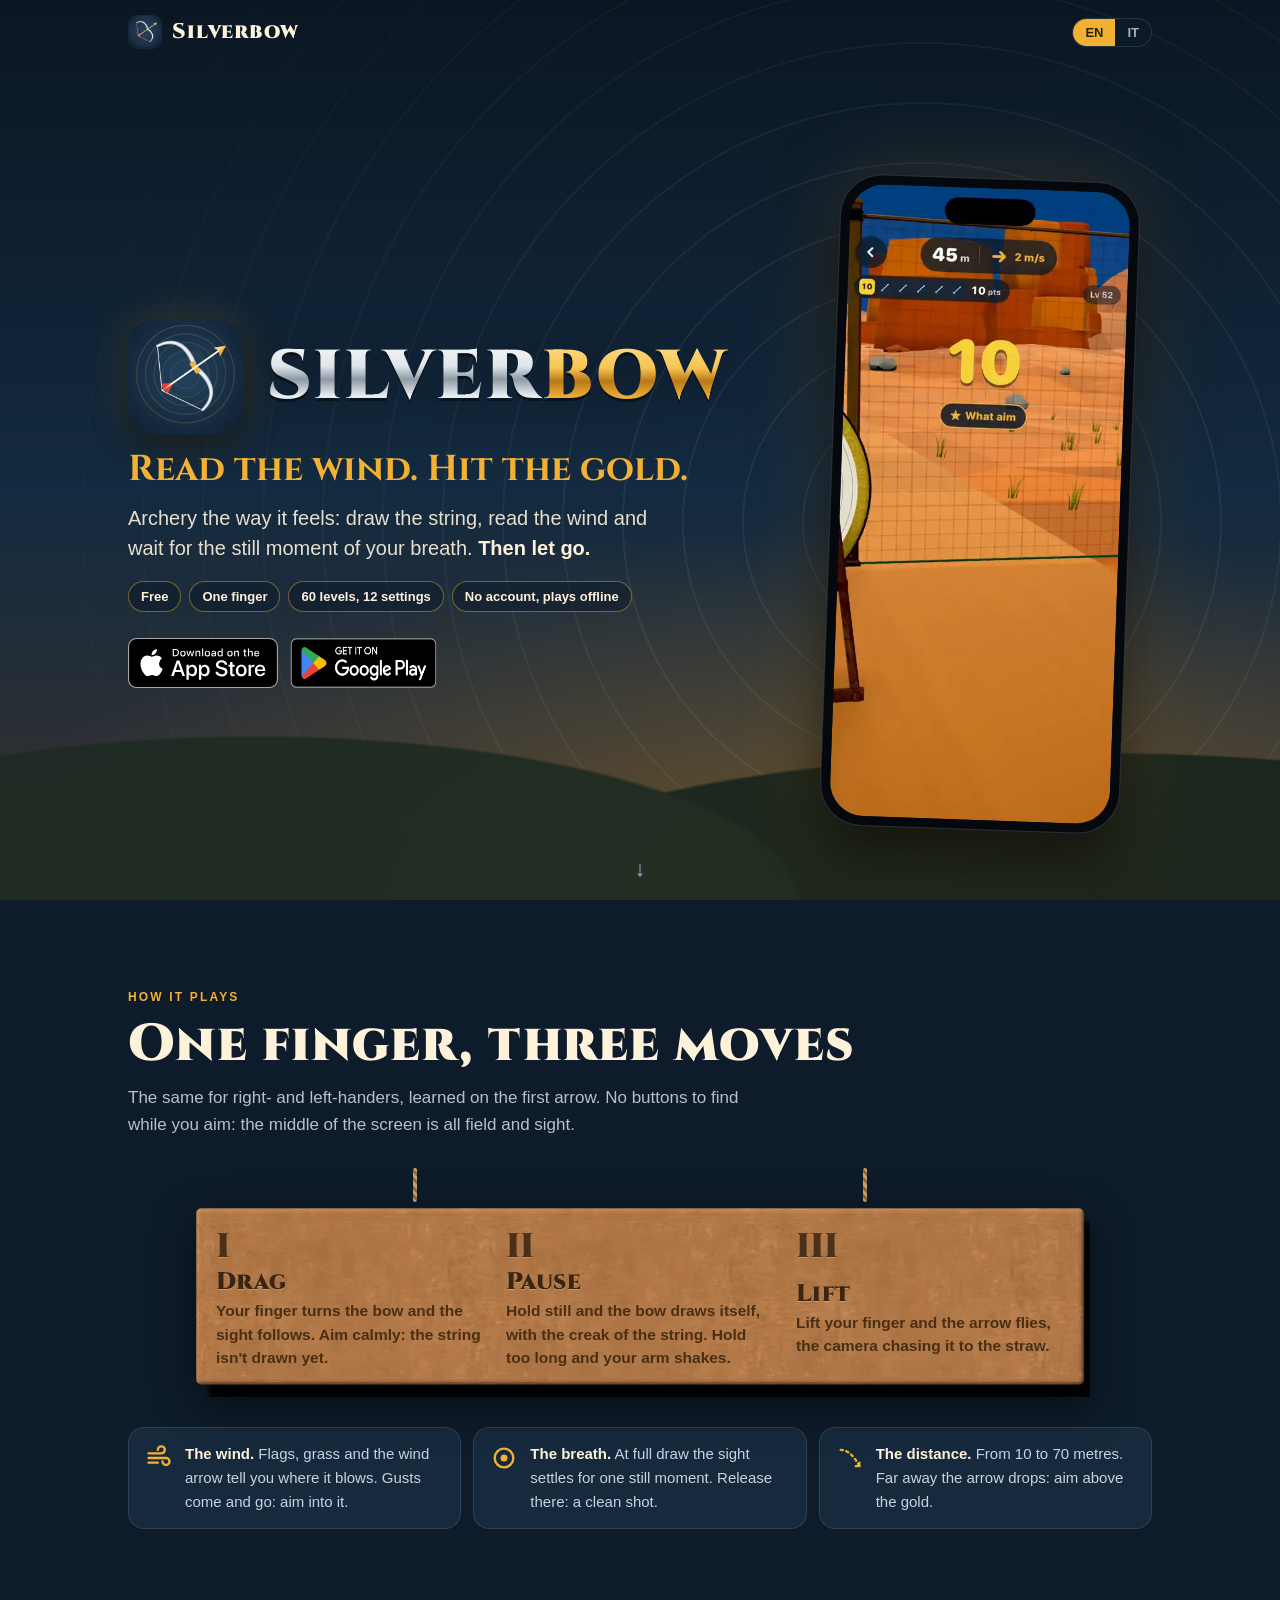
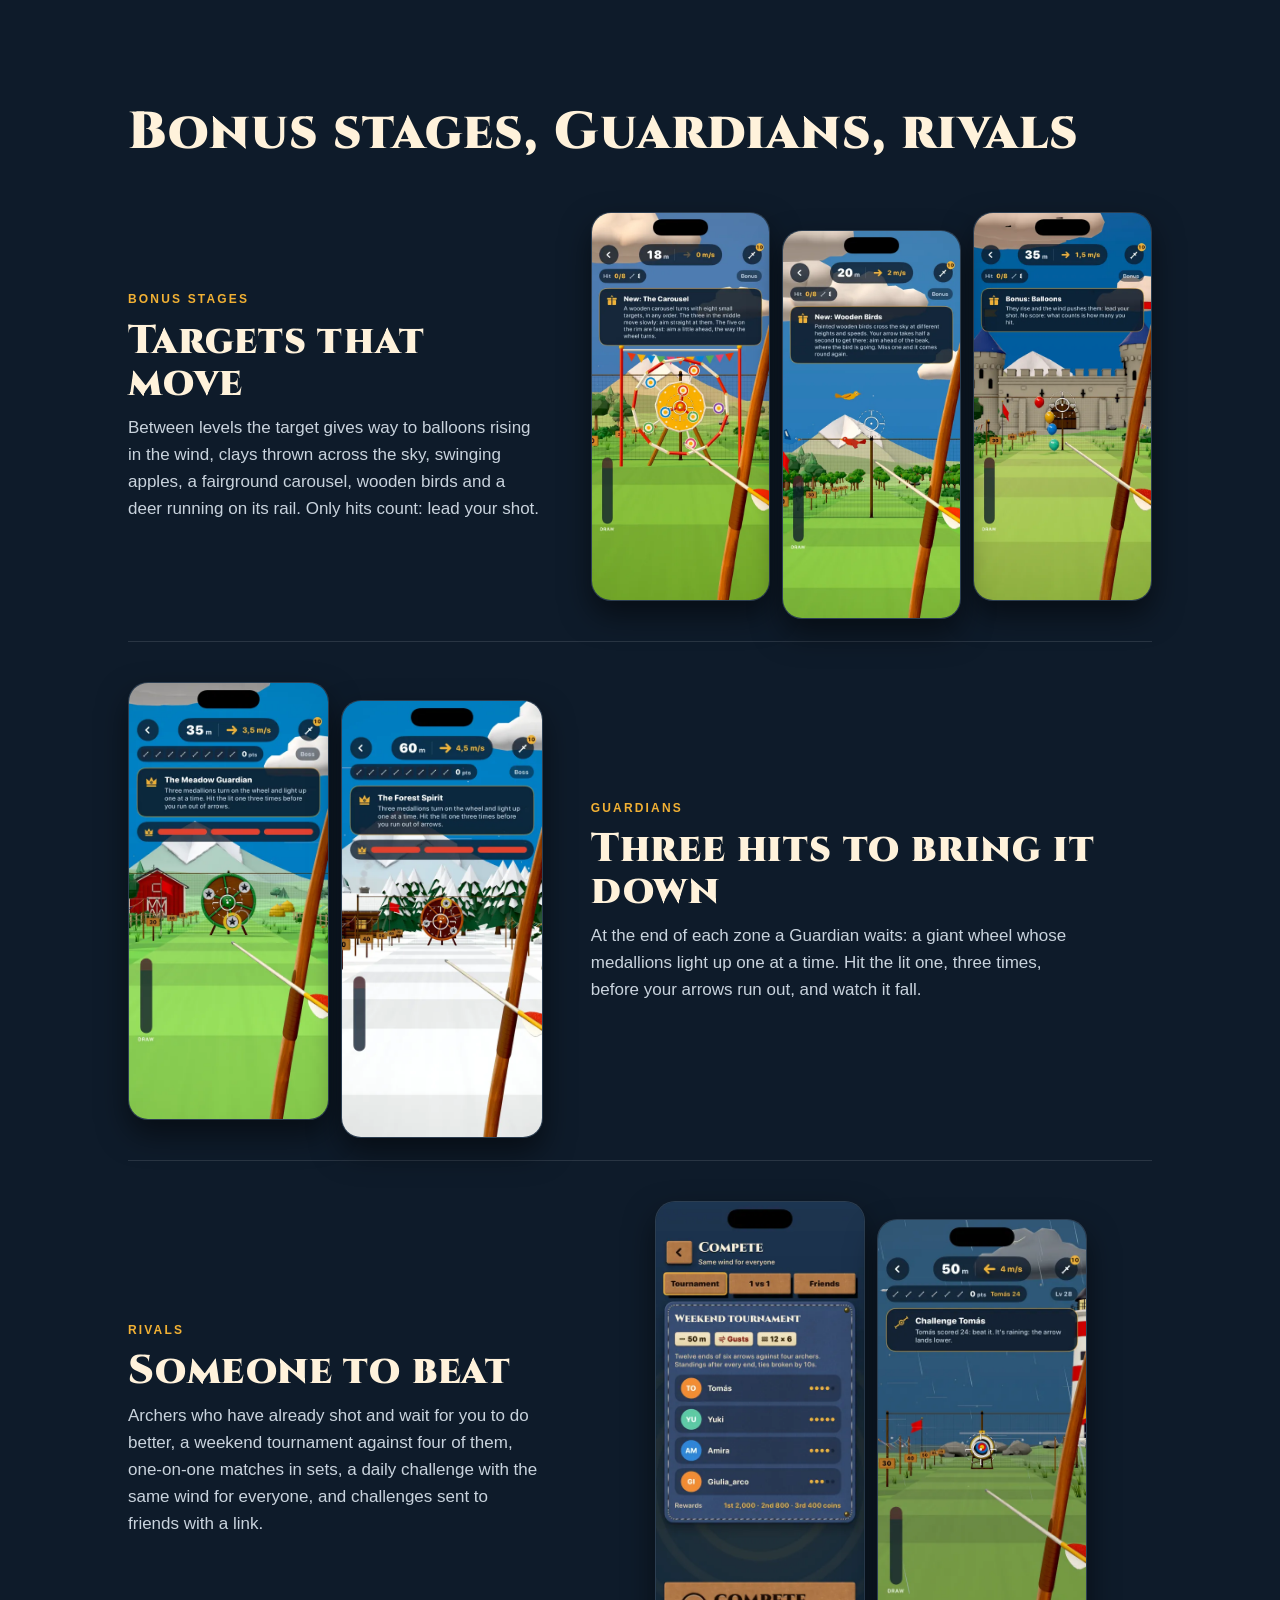
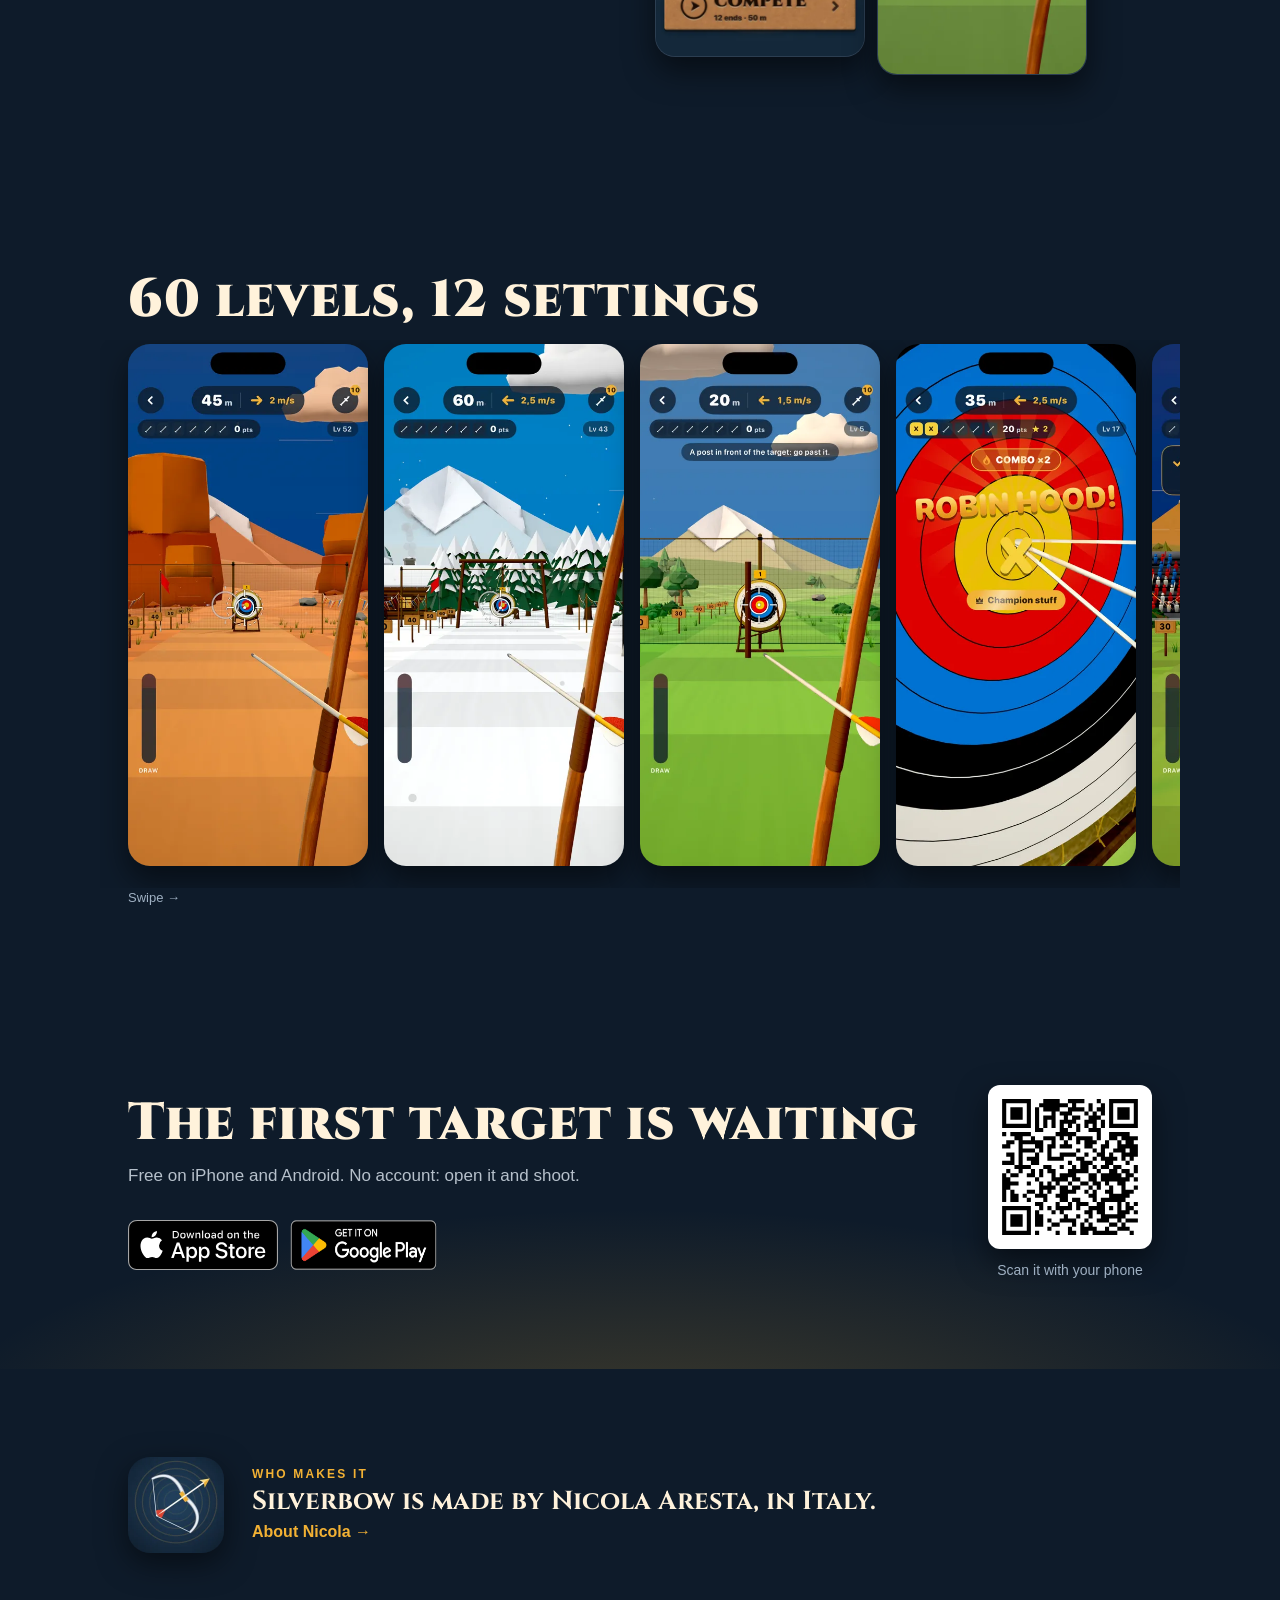
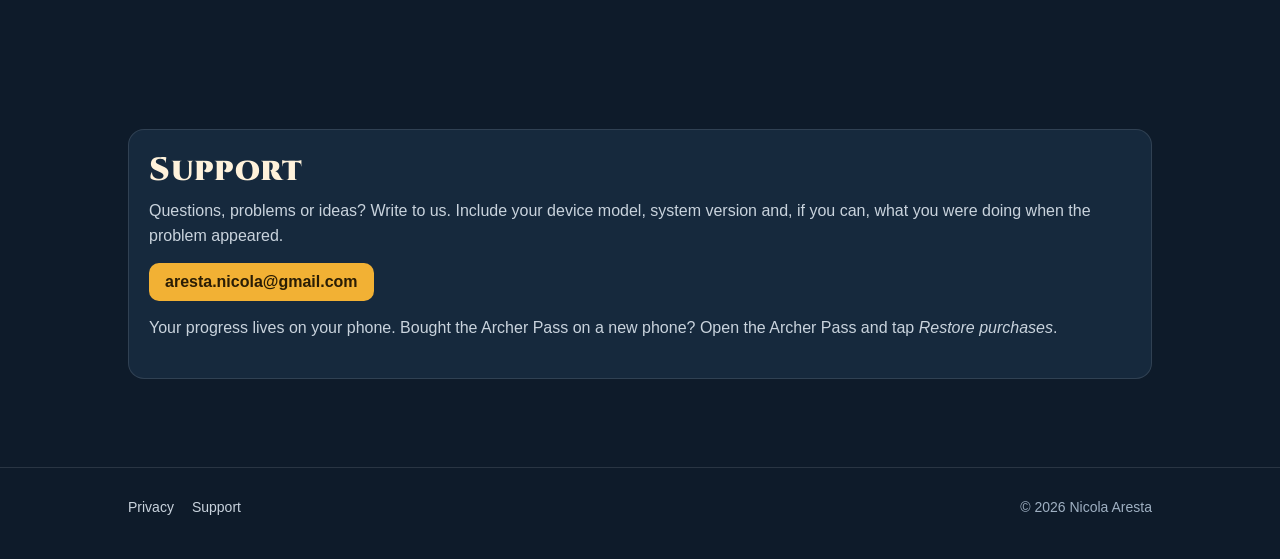
<file: index.html>
<!doctype html>
<html lang="en">
<head>
<meta charset="utf-8">
<meta name="viewport" content="width=device-width,initial-scale=1,viewport-fit=cover">
<title>Silverbow – Read the wind. Hit the gold.</title>
<meta name="description" content="Silverbow: archery the way it feels. Draw with one finger, read the wind, release on the still moment of your breath. 60 levels in 12 settings. Free for iPhone and Android.">
<meta name="theme-color" content="#0E1B2A">
<link rel="canonical" href="https://nixare.github.io/silverbow-site/">
<meta property="og:title" content="Silverbow – Read the wind. Hit the gold.">
<meta property="og:description" content="Archery the way it feels: draw, read the wind, release. 60 levels in 12 settings, free.">
<meta property="og:image" content="https://nixare.github.io/silverbow-site/img/og.jpg">
<meta property="og:image:width" content="1200">
<meta property="og:image:height" content="630">
<meta property="og:url" content="https://nixare.github.io/silverbow-site/">
<meta property="og:type" content="website">
<meta name="twitter:card" content="summary_large_image">
<meta name="apple-itunes-app" content="app-id=6830253870">
<link rel="icon" type="image/png" href="favicon.png">
<link rel="apple-touch-icon" href="apple-touch-icon.png">
<link rel="preload" href="fonts/Cinzel.woff2" as="font" type="font/woff2" crossorigin>
<link rel="stylesheet" href="style.css">
<script>
// English first, as in the game; an Italian browser, #it or the switch shows the Italian.
(function () {
  var d = document.documentElement, h = location.hash, it = h === "#it";
  try { var s = localStorage.getItem("lang"); if (h === "#it" || h === "#en") it = h === "#it"; else if (s) it = s === "it"; else it = /^it\b/i.test(navigator.language || "en"); } catch (e) {}
  if (it) { d.classList.add("it"); d.lang = "it"; }
  // The visitor's own store first: Android or Apple; a computer sees both and the QR.
  var ua = navigator.userAgent || "";
  if (/android/i.test(ua)) d.classList.add("android");
  else if (/iphone|ipad|ipod/i.test(ua) || (/macintosh/i.test(ua) && "ontouchend" in document)) d.classList.add("apple");
})();
function setLang(l) {
  var d = document.documentElement;
  d.classList.toggle("it", l === "it");
  d.lang = l;
  try { localStorage.setItem("lang", l); } catch (e) {}
  var v = document.getElementById("reel");
  if (v) { var src = "img/reel_" + l + ".mp4"; if (v.getAttribute("src") !== src) { v.poster = "img/reel_" + l + ".webp"; v.src = src; v.play().catch(function () {}); } }
}
</script>
</head>
<body class="i18n">

<header class="top">
  <div class="wrap">
    <a class="brand" href="#"><img src="img/icon.webp" alt="" width="34" height="34">Silverbow</a>
    <div class="lang" role="group" aria-label="Language / Lingua">
      <button type="button" data-l="en" onclick="setLang('en')">EN</button>
      <button type="button" data-l="it" onclick="setLang('it')">IT</button>
    </div>
  </div>
</header>

<main>
<section class="hero" aria-labelledby="title">
  <div class="rings" aria-hidden="true"></div>
  <div class="hills" aria-hidden="true"></div>
  <div class="dust" aria-hidden="true"><i style="left:8%;animation-delay:0s"></i><i style="left:19%;animation-delay:5s"></i><i style="left:33%;animation-delay:2s"></i><i style="left:47%;animation-delay:9s"></i><i style="left:58%;animation-delay:4s"></i><i style="left:71%;animation-delay:11s"></i><i style="left:84%;animation-delay:7s"></i><i style="left:93%;animation-delay:1s"></i></div>
  <div class="wrap hero-grid">
    <div class="hero-copy">
      <div class="title-row"><img class="app-icon" src="img/icon-hero.webp" alt="" width="128" height="128"><h1 class="wordmark" id="title"><span class="s">SILVER</span><span class="b">BOW</span></h1></div>
      <p class="tagline"><span lang="en">Read the wind. Hit the gold.</span><span lang="it">Leggi il vento, fai centro.</span></p>
      <p class="hook">
        <span lang="en">Archery the way it feels: draw the string, read the wind and wait for the still moment of your breath. <em>Then let go.</em></span>
        <span lang="it">Il tiro con l'arco come si sente davvero: tendi la corda, leggi il vento e aspetti il momento fermo del respiro. <em>Poi lasci.</em></span>
      </p>
      <ul class="chips" role="list">
        <li><span lang="en">Free</span><span lang="it">Gratis</span></li>
        <li><span lang="en">One finger</span><span lang="it">Un dito solo</span></li>
        <li><span lang="en">60 levels, 12 settings</span><span lang="it">60 livelli, 12 ambientazioni</span></li>
        <li><span lang="en">No account, plays offline</span><span lang="it">Senza account, anche offline</span></li>
      </ul>
      <div class="stores" id="get">
        <a class="badge store-apple" href="https://apps.apple.com/app/id6830253870?pt=silverbow&amp;ct=site&amp;mt=8"><img src="img/badge_apple.svg" alt="Download on the App Store" width="150" height="50"></a>
        <a class="badge store-play" href="https://play.google.com/store/apps/details?id=com.nixare.silverbow&amp;referrer=utm_source%3Dsite"><img lang="en" src="img/badge_play_en.webp" alt="Get it on Google Play" width="194" height="75"><img lang="it" src="img/badge_play_it.webp" alt="Disponibile su Google Play" width="194" height="75"></a>
      </div>
    </div>
    <div class="phone" aria-label="A level of Silverbow in the sunset canyon" role="img">
      <video id="reel" src="img/reel_en.mp4" poster="img/reel_en.webp" autoplay muted loop playsinline preload="metadata" aria-hidden="true"></video>
    </div>
  </div>
  <a class="scroll-cue" href="#how" aria-label="How it plays / Come si gioca"><span aria-hidden="true">↓</span></a>
</section>
<script>
// The Italian reel for an Italian page, before it loads.
if (document.documentElement.classList.contains("it")) { var r = document.getElementById("reel"); r.poster = "img/reel_it.webp"; r.src = "img/reel_it.mp4"; }
</script>

<section id="how" aria-labelledby="how-title">
  <div class="wrap">
    <p class="kicker"><span lang="en">How it plays</span><span lang="it">Come si gioca</span></p>
    <h2 class="section-title" id="how-title"><span lang="en">One finger, three moves</span><span lang="it">Un dito, tre gesti</span></h2>
    <p class="section-lede">
      <span lang="en">The same for right- and left-handers, learned on the first arrow. No buttons to find while you aim: the middle of the screen is all field and sight.</span>
      <span lang="it">Uguale per destri e mancini, si impara sulla prima freccia. Nessun bottone da cercare mentre miri: il centro dello schermo è solo campo e mirino.</span>
    </p>
    <div class="sign">
      <div class="ropes" aria-hidden="true"><span></span><span></span></div>
      <div class="board">
        <ol class="steps" role="list">
          <li class="step"><span class="n" aria-hidden="true">I</span><div>
            <h3><span lang="en">Drag</span><span lang="it">Trascina</span></h3>
            <p><span lang="en">Your finger turns the bow and the sight follows. Aim calmly: the string isn't drawn yet.</span><span lang="it">Il dito gira l'arco e il mirino lo segue. Punta con calma: la corda non è ancora tesa.</span></p></div></li>
          <li class="step"><span class="n" aria-hidden="true">II</span><div>
            <h3><span lang="en">Pause</span><span lang="it">Fermati</span></h3>
            <p><span lang="en">Hold still and the bow draws itself, with the creak of the string. Hold too long and your arm shakes.</span><span lang="it">Fermo un attimo e l'arco si tende da solo, con lo scricchiolio della corda. Se aspetti troppo il braccio trema.</span></p></div></li>
          <li class="step"><span class="n" aria-hidden="true">III</span><div>
            <h3><span lang="en">Lift</span><span lang="it">Solleva</span></h3>
            <p><span lang="en">Lift your finger and the arrow flies, the camera chasing it to the straw.</span><span lang="it">Sollevi il dito e la freccia parte, con la camera che la insegue fino alla paglia.</span></p></div></li>
        </ol>
      </div>
    </div>
    <div class="after">
      <div class="note"><svg viewBox="0 0 24 24" aria-hidden="true"><path d="M3 8h11a3 3 0 1 0-3-3M3 12h15a3 3 0 1 1-3 3M3 16h8" fill="none" stroke="currentColor" stroke-width="2" stroke-linecap="round"/></svg>
        <p><b><span lang="en">The wind.</span><span lang="it">Il vento.</span></b> <span lang="en">Flags, grass and the wind arrow tell you where it blows. Gusts come and go: aim into it.</span><span lang="it">Bandiere, erba e la freccia del vento dicono da dove soffia. Le raffiche vanno e vengono: mira controvento.</span></p></div>
      <div class="note"><svg viewBox="0 0 24 24" aria-hidden="true"><circle cx="12" cy="12" r="8" fill="none" stroke="currentColor" stroke-width="2"/><circle cx="12" cy="12" r="3" fill="currentColor"/></svg>
        <p><b><span lang="en">The breath.</span><span lang="it">Il respiro.</span></b> <span lang="en">At full draw the sight settles for one still moment. Release there: a clean shot.</span><span lang="it">Ad arco teso il mirino si ferma per un solo momento. Rilascia lì: un tiro pulito.</span></p></div>
      <div class="note"><svg viewBox="0 0 24 24" aria-hidden="true"><path d="M4 5c5 0 11 4 16 14" fill="none" stroke="currentColor" stroke-width="2" stroke-linecap="round" stroke-dasharray="2 3"/><path d="M17 19h3v-3" fill="none" stroke="currentColor" stroke-width="2" stroke-linecap="round"/></svg>
        <p><b><span lang="en">The distance.</span><span lang="it">La distanza.</span></b> <span lang="en">From 10 to 70 metres. Far away the arrow drops: aim above the gold.</span><span lang="it">Da 10 a 70 metri. Da lontano la freccia cala: mira sopra il giallo.</span></p></div>
    </div>
  </div>
</section>

<section aria-labelledby="more">
  <div class="wrap">
    <h2 class="section-title" id="more"><span lang="en">Bonus stages, Guardians, rivals</span><span lang="it">Bonus, Guardiani e rivali</span></h2>
    <article class="feature" aria-labelledby="f-bonus">
      <div class="feature-copy">
        <p class="kicker"><span lang="en">Bonus stages</span><span lang="it">Livelli bonus</span></p>
        <h3 id="f-bonus"><span lang="en">Targets that move</span><span lang="it">Bersagli che si muovono</span></h3>
        <p><span lang="en">Between levels the target gives way to balloons rising in the wind, clays thrown across the sky, swinging apples, a fairground carousel, wooden birds and a deer running on its rail. Only hits count: lead your shot.</span><span lang="it">Tra un livello e l'altro il bersaglio lascia il posto a palloncini che salgono nel vento, piattelli lanciati in cielo, mele che dondolano, una giostra da fiera, uccelli di legno e un cervo che corre sul binario. Contano solo i colpiti: anticipa il tiro.</span></p>
      </div>
      <div class="phones">
        <figure><img lang="en" src="img/shot_en_5.webp" alt="The carousel: eight small targets on a turning wheel" width="460" height="1000" loading="lazy"><img lang="it" src="img/shot_it_5.webp" alt="La giostra: otto bersagli piccoli su una ruota che gira" width="460" height="1000" loading="lazy"></figure>
        <figure><img lang="en" src="img/bonus_2_en.webp" alt="Wooden birds crossing the sky" width="460" height="1000" loading="lazy"><img lang="it" src="img/bonus_2_it.webp" alt="Uccelli di legno che attraversano il cielo" width="460" height="1000" loading="lazy"></figure>
        <figure><img lang="en" src="img/bonus_3_en.webp" alt="Balloons rising in front of the castle walls" width="460" height="1000" loading="lazy"><img lang="it" src="img/bonus_3_it.webp" alt="Palloncini che salgono davanti alle mura del castello" width="460" height="1000" loading="lazy"></figure>
      </div>
    </article>
    <article class="feature flip" aria-labelledby="f-guard">
      <div class="feature-copy">
        <p class="kicker"><span lang="en">Guardians</span><span lang="it">Guardiani</span></p>
        <h3 id="f-guard"><span lang="en">Three hits to bring it down</span><span lang="it">Tre colpi per abbatterlo</span></h3>
        <p><span lang="en">At the end of each zone a Guardian waits: a giant wheel whose medallions light up one at a time. Hit the lit one, three times, before your arrows run out, and watch it fall.</span><span lang="it">Alla fine di ogni zona ti aspetta un Guardiano: una ruota gigante con i medaglioni che si accendono uno alla volta. Colpisci quello acceso, tre volte, prima di finire le frecce, e guardalo cadere.</span></p>
      </div>
      <div class="phones">
        <figure><img lang="en" src="img/guard_1_en.webp" alt="The Meadow Guardian by the red barn" width="460" height="1000" loading="lazy"><img lang="it" src="img/guard_1_it.webp" alt="Il Guardiano del Prato accanto al fienile rosso" width="460" height="1000" loading="lazy"></figure>
        <figure><img lang="en" src="img/guard_2_en.webp" alt="The Forest Spirit in the snow" width="460" height="1000" loading="lazy"><img lang="it" src="img/guard_2_it.webp" alt="Lo Spirito del Bosco nella neve" width="460" height="1000" loading="lazy"></figure>
      </div>
    </article>
    <article class="feature" aria-labelledby="f-rivals">
      <div class="feature-copy">
        <p class="kicker"><span lang="en">Rivals</span><span lang="it">Rivali</span></p>
        <h3 id="f-rivals"><span lang="en">Someone to beat</span><span lang="it">Qualcuno da battere</span></h3>
        <p><span lang="en">Archers who have already shot and wait for you to do better, a weekend tournament against four of them, one-on-one matches in sets, a daily challenge with the same wind for everyone, and challenges sent to friends with a link.</span><span lang="it">Arcieri che hanno già tirato e aspettano che tu faccia meglio, un torneo nel weekend contro quattro di loro, sfide uno contro uno a set, una sfida del giorno con lo stesso vento per tutti, e sfide agli amici con un link.</span></p>
      </div>
      <div class="phones">
        <figure><img lang="en" src="img/shot_en_7.webp" alt="The weekend tournament against four archers" width="460" height="1000" loading="lazy"><img lang="it" src="img/shot_it_7.webp" alt="Il torneo del weekend contro quattro arcieri" width="460" height="1000" loading="lazy"></figure>
        <figure><img lang="en" src="img/rival_2_en.webp" alt="Beat Tomás, who has already shot, in the rain" width="460" height="1000" loading="lazy"><img lang="it" src="img/rival_2_it.webp" alt="Batti Tomás, che ha già tirato, sotto la pioggia" width="460" height="1000" loading="lazy"></figure>
      </div>
    </article>
  </div>
</section>

<section aria-labelledby="look">
  <div class="wrap">
    <h2 class="section-title" id="look"><span lang="en">60 levels, 12 settings</span><span lang="it">60 livelli, 12 ambientazioni</span></h2>
    <div class="strip" tabindex="0" aria-label="Screenshots / Schermate">
      <figure><img lang="en" src="img/shot_en_2.webp" alt="Aiming at 45 metres in the sunset canyon" width="460" height="1000" loading="lazy"><img lang="it" src="img/shot_it_2.webp" alt="La mira a 45 metri nel canyon al tramonto" width="460" height="1000" loading="lazy"></figure>
        <figure><img lang="en" src="img/place_2_en.webp" alt="The snowy forest at 60 metres" width="460" height="1000" loading="lazy"><img lang="it" src="img/place_2_it.webp" alt="Il bosco innevato a 60 metri" width="460" height="1000" loading="lazy"></figure>
        <figure><img lang="en" src="img/obstacle_en.webp" alt="A post in front of the target: shoot past it" width="460" height="1000" loading="lazy"><img lang="it" src="img/obstacle_it.webp" alt="Un palo davanti al bersaglio: passagli accanto" width="460" height="1000" loading="lazy"></figure>
        <figure><img lang="en" src="img/shot_en_3.webp" alt="Robin Hood: an arrow splits the one in the gold" width="460" height="1000" loading="lazy"><img lang="it" src="img/shot_it_3.webp" alt="Robin Hood: una freccia apre in due quella nel giallo" width="460" height="1000" loading="lazy"></figure>
        <figure><img lang="en" src="img/place_3_en.webp" alt="The arena with the crowd, against the clock" width="460" height="1000" loading="lazy"><img lang="it" src="img/place_3_it.webp" alt="L'arena con il pubblico, contro il tempo" width="460" height="1000" loading="lazy"></figure>
        <figure><img lang="en" src="img/shot_en_4.webp" alt="The Realms: levels as wax seals on a parchment map" width="460" height="1000" loading="lazy"><img lang="it" src="img/shot_it_4.webp" alt="Le Contrade: i livelli come sigilli di ceralacca su una mappa di pergamena" width="460" height="1000" loading="lazy"></figure>
    </div>
    <p class="strip-hint" aria-hidden="true"><span lang="en">Swipe →</span><span lang="it">Scorri →</span></p>
  </div>
</section>

<section class="final" aria-labelledby="final">
  <div class="wrap final-grid">
    <div>
      <h2 class="section-title" id="final"><span lang="en">The first target is waiting</span><span lang="it">Il primo bersaglio ti aspetta</span></h2>
      <p class="section-lede"><span lang="en">Free on iPhone and Android. No account: open it and shoot.</span><span lang="it">Gratis su iPhone e Android. Nessun account: apri e tira.</span></p>
      <div class="stores">
        <a class="badge store-apple" href="https://apps.apple.com/app/id6830253870?pt=silverbow&amp;ct=site&amp;mt=8"><img src="img/badge_apple.svg" alt="Download on the App Store" width="150" height="50"></a>
        <a class="badge store-play" href="https://play.google.com/store/apps/details?id=com.nixare.silverbow&amp;referrer=utm_source%3Dsite"><img lang="en" src="img/badge_play_en.webp" alt="Get it on Google Play" width="194" height="75"><img lang="it" src="img/badge_play_it.webp" alt="Disponibile su Google Play" width="194" height="75"></a>
      </div>
    </div>
    <figure class="qr">
      <img src="img/qr.svg" alt="QR code to download Silverbow" width="164" height="164" loading="lazy">
      <figcaption><span lang="en">Scan it with your phone</span><span lang="it">Inquadralo col telefono</span></figcaption>
    </figure>
  </div>
</section>

<section aria-labelledby="maker">
  <div class="wrap maker">
    <img src="img/icon.webp" alt="" width="96" height="96" loading="lazy">
    <div>
      <p class="kicker" id="maker"><span lang="en">Who makes it</span><span lang="it">Chi lo fa</span></p>
      <p class="maker-line"><span lang="en">Silverbow is made by Nicola Aresta, in Italy.</span><span lang="it">Silverbow è fatto da Nicola Aresta, in Italia.</span></p>
      <p><a class="more" href="https://nicolaaresta-website.aresta-nicola.workers.dev/"><span lang="en">About Nicola</span><span lang="it">Chi è Nicola</span> →</a></p>
    </div>
  </div>
</section>

<section id="support" aria-labelledby="support-title">
  <div class="wrap">
    <div class="card">
      <h2 id="support-title"><span lang="en">Support</span><span lang="it">Supporto</span></h2>
      <p><span lang="en">Questions, problems or ideas? Write to us. Include your device model, system version and, if you can, what you were doing when the problem appeared.</span><span lang="it">Domande, problemi o idee? Scrivici. Indica il modello del dispositivo, la versione del sistema e, se puoi, cosa stavi facendo quando è comparso il problema.</span></p>
      <p><a class="mail" href="mailto:aresta.nicola@gmail.com?subject=Silverbow">aresta.nicola@gmail.com</a></p>
      <p><span lang="en">Your progress lives on your phone. Bought the Archer Pass on a new phone? Open the Archer Pass and tap <em>Restore purchases</em>.</span><span lang="it">I progressi stanno sul telefono. Hai comprato il Pass Arciere e cambiato telefono? Apri il Pass Arciere e tocca <em>Ripristina acquisti</em>.</span></p>
    </div>
  </div>
</section>
</main>

<!-- On a phone, once the hero's buttons are past: one bar with the phone's own store. -->
<div class="dock" id="dock" aria-hidden="true">
  <img src="img/icon.webp" alt="" width="40" height="40">
  <div><b>Silverbow</b><small><span lang="en">Read the wind. Hit the gold. · Free</span><span lang="it">Leggi il vento, fai centro · Gratis</span></small></div>
  <a class="dock-get store-apple" href="https://apps.apple.com/app/id6830253870?pt=silverbow&amp;ct=site_dock&amp;mt=8" tabindex="-1"><span lang="en">Get it</span><span lang="it">Scarica</span></a>
  <a class="dock-get store-play" href="https://play.google.com/store/apps/details?id=com.nixare.silverbow&amp;referrer=utm_source%3Dsite_dock" tabindex="-1"><span lang="en">Get it</span><span lang="it">Scarica</span></a>
</div>
<script>
(function () {
  var dock = document.getElementById("dock"), get = document.getElementById("get");
  if (!("IntersectionObserver" in window) || !dock || !get) return;
  new IntersectionObserver(function (e) {
    var on = !e[0].isIntersecting && e[0].boundingClientRect.top < 0;
    dock.classList.toggle("on", on);
    dock.setAttribute("aria-hidden", on ? "false" : "true");
    dock.querySelectorAll("a").forEach(function (a) { a.tabIndex = on ? 0 : -1; });
  }).observe(get);
  var v = document.getElementById("reel");
  if (v && window.matchMedia && matchMedia("(prefers-reduced-motion: reduce)").matches) { v.removeAttribute("autoplay"); v.pause(); }
})();
</script>

<footer>
  <div class="wrap">
    <nav aria-label="Pages / Pagine">
      <a href="privacy.html">Privacy</a>
      <a href="#support"><span lang="en">Support</span><span lang="it">Supporto</span></a>
    </nav>
    <span>© 2026 Nicola Aresta</span>
  </div>
</footer>
</body>
</html>
</file>
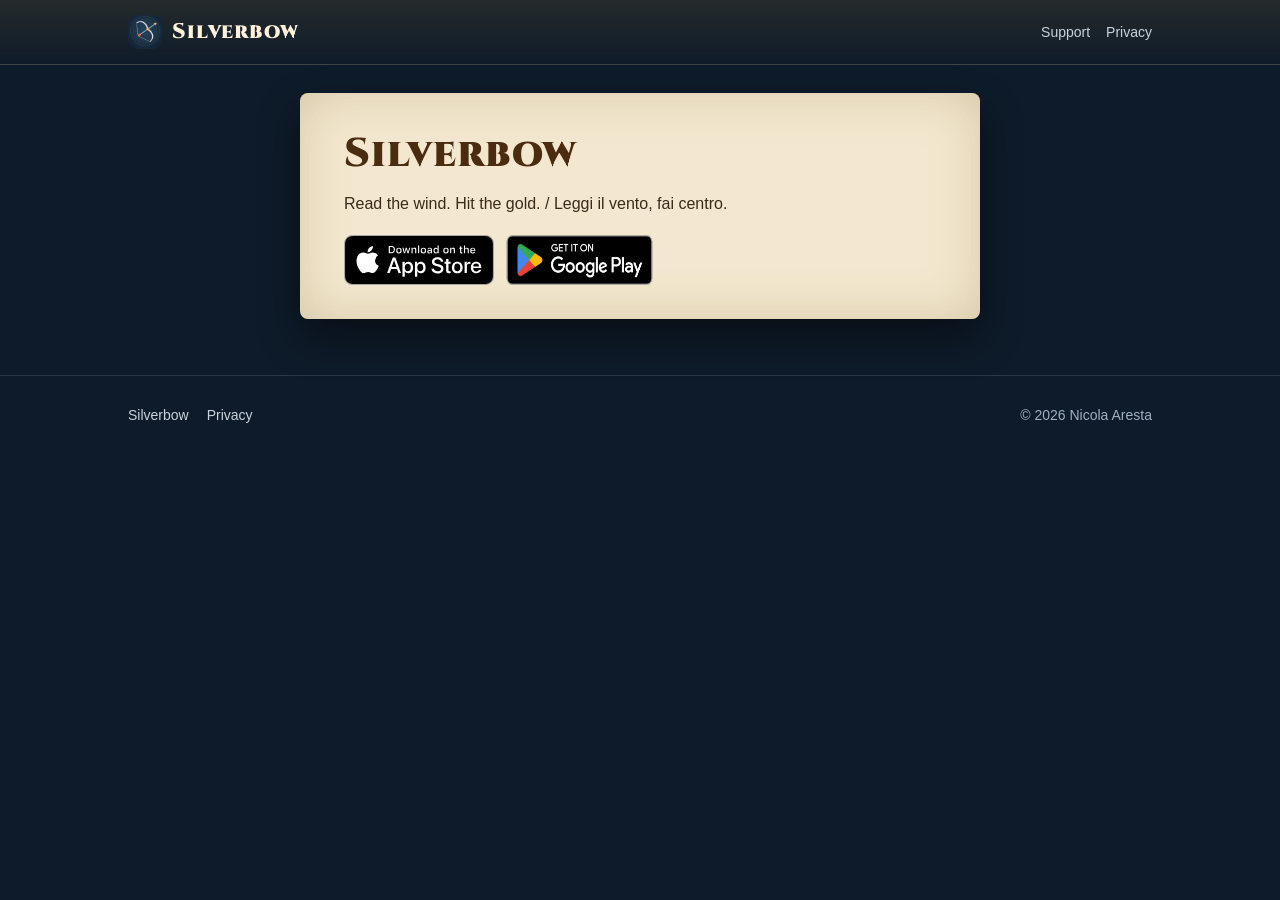
<file: get.html>
<!doctype html><html lang="en"><head><meta charset="utf-8"><meta name="viewport" content="width=device-width,initial-scale=1"><title>Silverbow – Download</title><meta name="theme-color" content="#0E1B2A"><link rel="icon" type="image/png" href="favicon.png"><link rel="apple-touch-icon" href="apple-touch-icon.png"><link rel="stylesheet" href="style.css">
<script>
// One link for the QR and for sharing: the phone's own store, the query passed on where the store
// keeps it (Play's install referrer; Apple's campaign token).
(function () {
  var q = location.search.replace(/^\?/, "");
  var ua = navigator.userAgent || "";
  var apple = "https://apps.apple.com/app/id6830253870?pt=silverbow&ct=" + encodeURIComponent(q || "qr") + "&mt=8";
  var play = "https://play.google.com/store/apps/details?id=com.nixare.silverbow&referrer=" + encodeURIComponent(q || "utm_source=qr");
  if (/android/i.test(ua)) location.replace(play);
  else if (/iphone|ipad|ipod/i.test(ua) || (/macintosh/i.test(ua) && "ontouchend" in document)) location.replace(apple);
  window.__stores = { apple: apple, play: play };
})();
</script></head><body>
<header class="page-top"><div class="wrap"><a class="brand" href="index.html"><img src="img/icon.webp" alt="" width="34" height="34">Silverbow</a>
<nav aria-label="Pages / Pagine"><a href="index.html#support">Support</a><a href="privacy.html">Privacy</a></nav></div></header>
<main class="doc">
<article class="paper">
<h1>Silverbow</h1>
<p>Read the wind. Hit the gold. / Leggi il vento, fai centro.</p>
<div class="stores">
<a class="badge" id="apple" href="https://apps.apple.com/app/id6830253870"><img src="img/badge_apple.svg" alt="Download on the App Store" width="150" height="50"></a>
<a class="badge" id="play" href="https://play.google.com/store/apps/details?id=com.nixare.silverbow"><img src="img/badge_play_en.webp" alt="Get it on Google Play" width="194" height="75"></a>
</div>
</article>
<script>if (window.__stores) { document.getElementById("apple").href = __stores.apple; document.getElementById("play").href = __stores.play; }</script>
</main>
<footer><div class="wrap"><nav aria-label="Pages / Pagine"><a href="index.html">Silverbow</a><a href="privacy.html">Privacy</a></nav><span>© 2026 Nicola Aresta</span></div></footer>
</body></html>
</file>
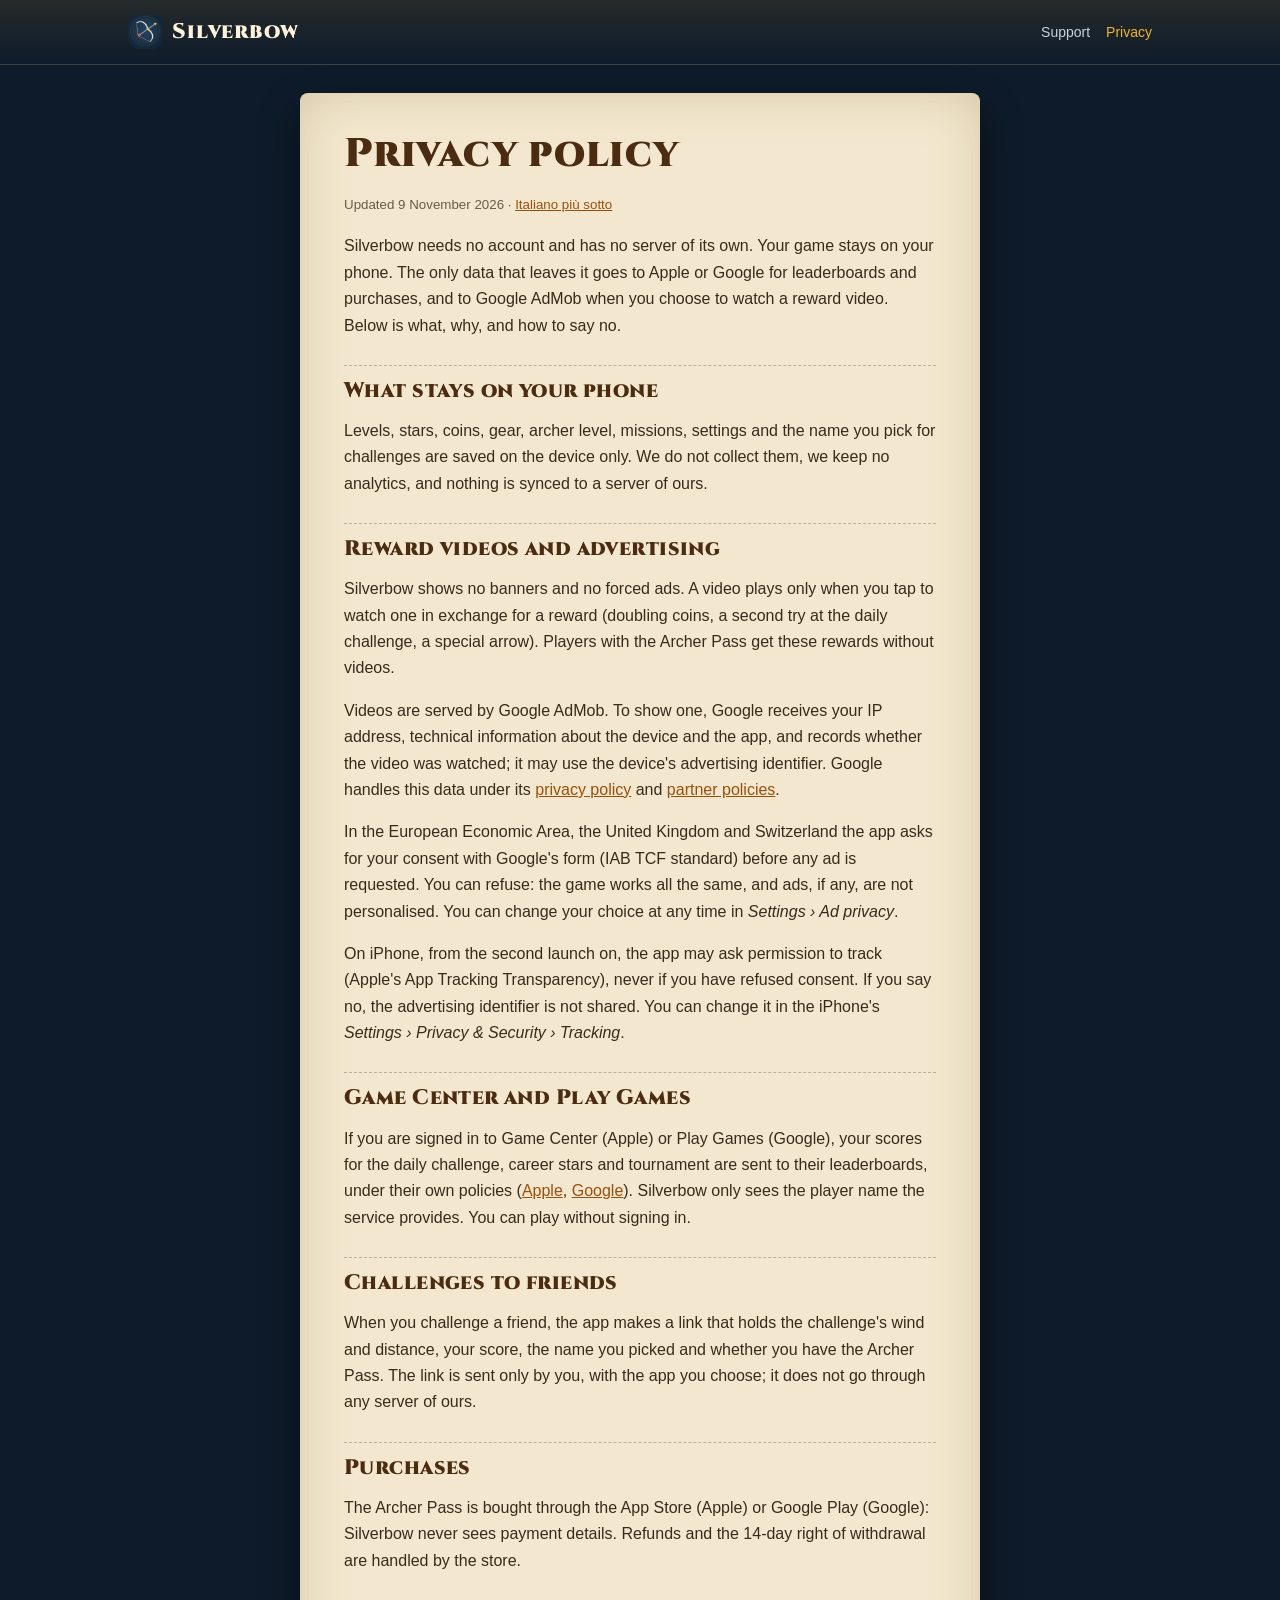
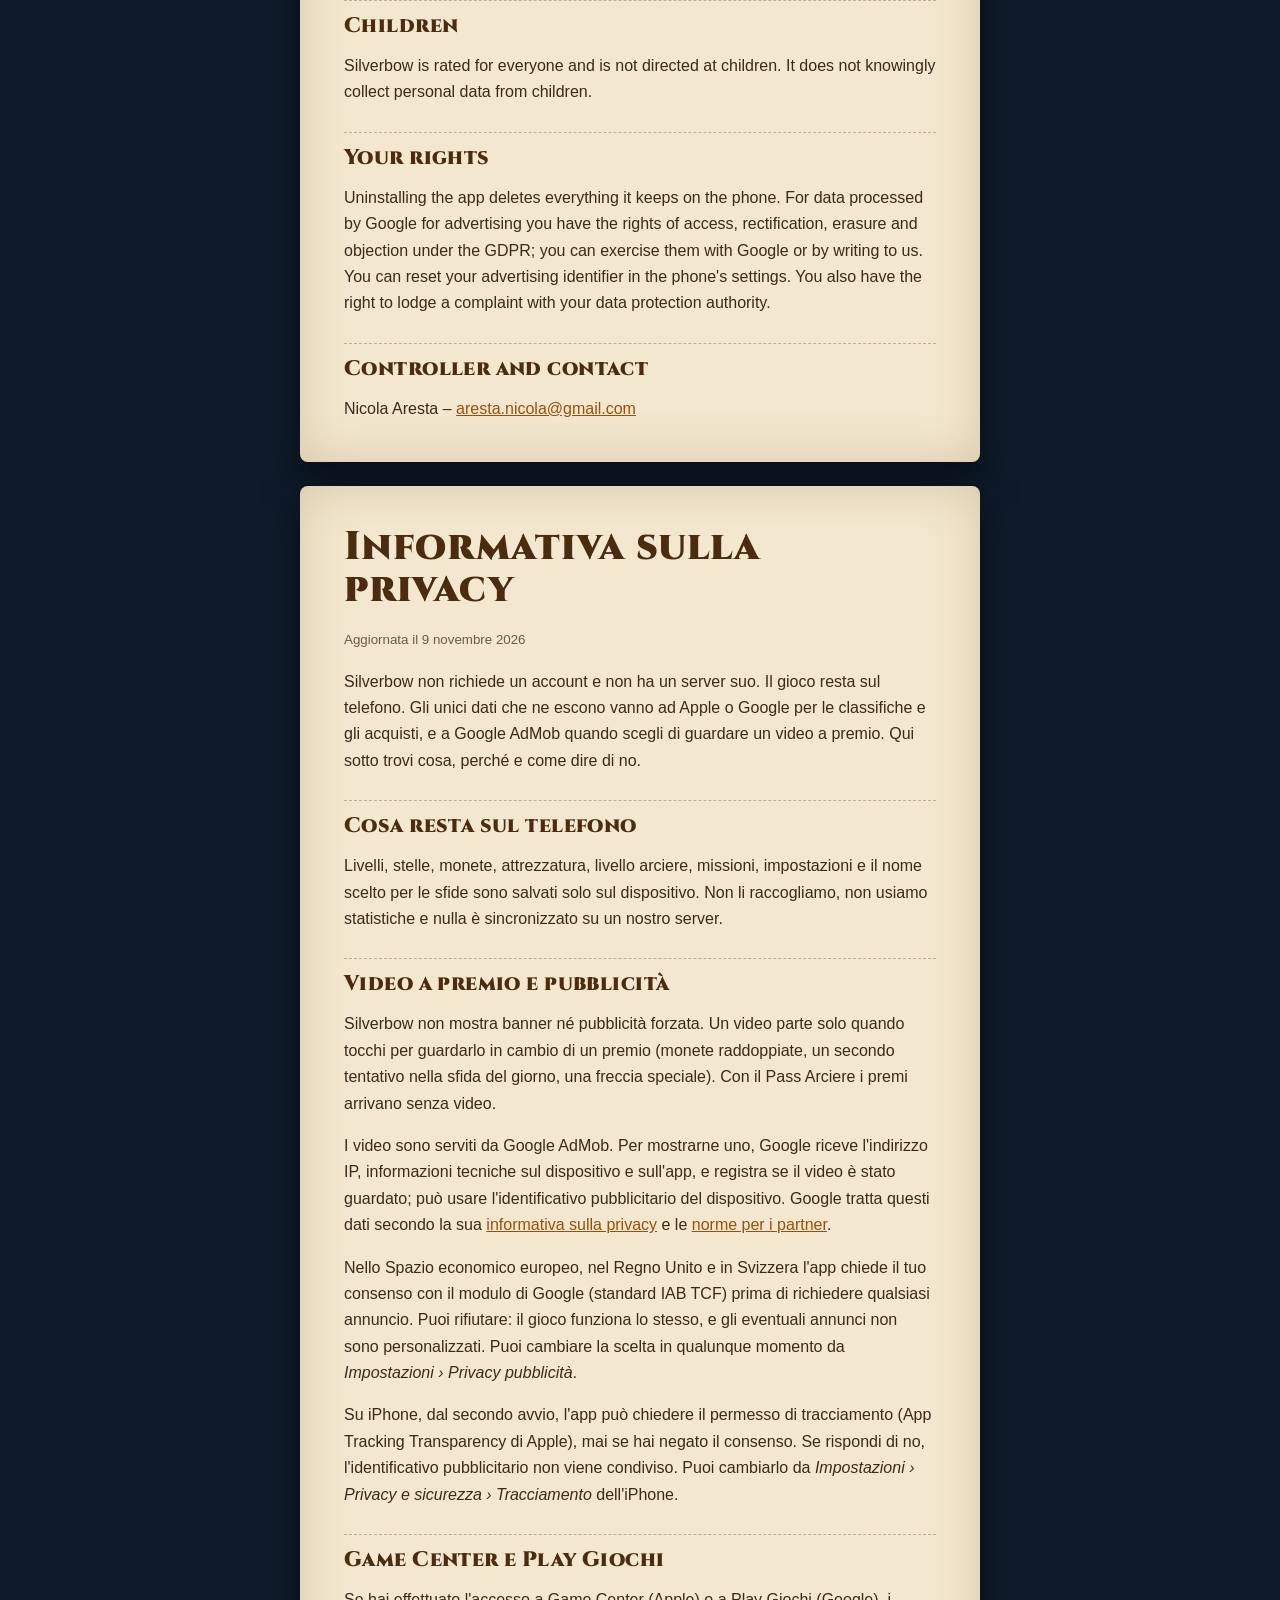
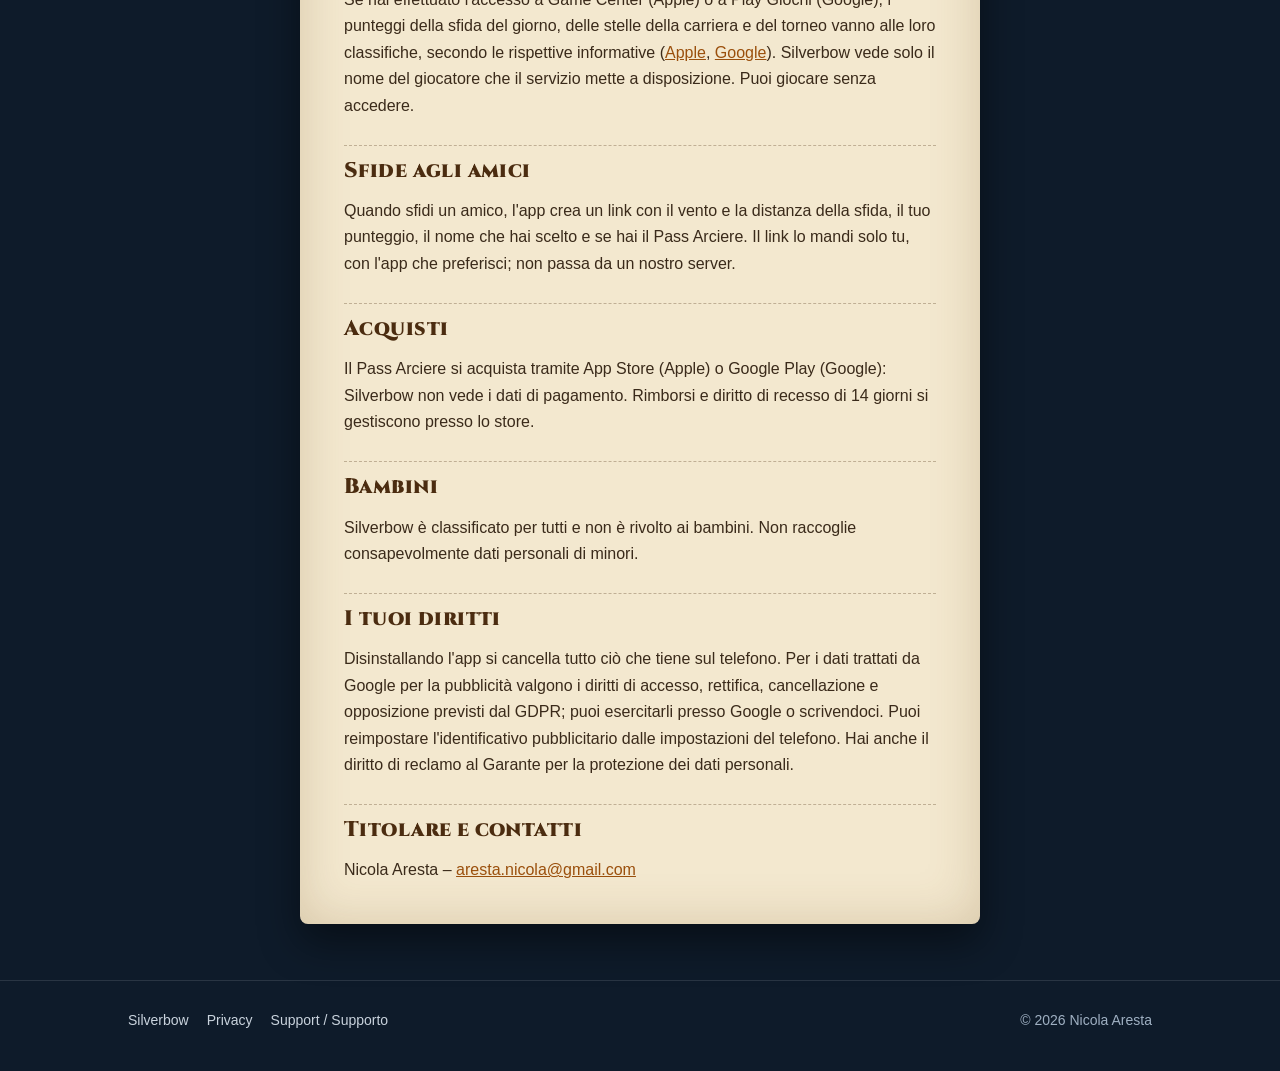
<file: privacy.html>
<!doctype html><html lang="en"><head><meta charset="utf-8"><meta name="viewport" content="width=device-width,initial-scale=1"><title>Silverbow – Privacy</title><meta name="theme-color" content="#0E1B2A"><link rel="icon" type="image/png" href="favicon.png"><link rel="apple-touch-icon" href="apple-touch-icon.png"><link rel="stylesheet" href="style.css"></head><body>
<header class="page-top"><div class="wrap"><a class="brand" href="index.html"><img src="img/icon.webp" alt="" width="34" height="34">Silverbow</a>
<nav aria-label="Pages / Pagine"><a href="index.html#support">Support</a><a href="privacy.html" aria-current="page">Privacy</a></nav></div></header>
<main class="doc">
<article class="paper" lang="en">
<h1>Privacy policy</h1>
<p><small>Updated 9 November 2026 · <a href="#it">Italiano più sotto</a></small></p>
<p>Silverbow needs no account and has no server of its own. Your game stays on your phone. The only data that leaves it goes to Apple or Google for leaderboards and purchases, and to Google AdMob when you choose to watch a reward video. Below is what, why, and how to say no.</p>
<h2>What stays on your phone</h2>
<p>Levels, stars, coins, gear, archer level, missions, settings and the name you pick for challenges are saved on the device only. We do not collect them, we keep no analytics, and nothing is synced to a server of ours.</p>
<h2>Reward videos and advertising</h2>
<p>Silverbow shows no banners and no forced ads. A video plays only when you tap to watch one in exchange for a reward (doubling coins, a second try at the daily challenge, a special arrow). Players with the Archer Pass get these rewards without videos.</p>
<p>Videos are served by Google AdMob. To show one, Google receives your IP address, technical information about the device and the app, and records whether the video was watched; it may use the device's advertising identifier. Google handles this data under its <a href="https://policies.google.com/privacy">privacy policy</a> and <a href="https://policies.google.com/technologies/partner-sites">partner policies</a>.</p>
<p>In the European Economic Area, the United Kingdom and Switzerland the app asks for your consent with Google's form (IAB TCF standard) before any ad is requested. You can refuse: the game works all the same, and ads, if any, are not personalised. You can change your choice at any time in <em>Settings › Ad privacy</em>.</p>
<p>On iPhone, from the second launch on, the app may ask permission to track (Apple's App Tracking Transparency), never if you have refused consent. If you say no, the advertising identifier is not shared. You can change it in the iPhone's <em>Settings › Privacy &amp; Security › Tracking</em>.</p>
<h2>Game Center and Play Games</h2>
<p>If you are signed in to Game Center (Apple) or Play Games (Google), your scores for the daily challenge, career stars and tournament are sent to their leaderboards, under their own policies (<a href="https://www.apple.com/legal/privacy/">Apple</a>, <a href="https://policies.google.com/privacy">Google</a>). Silverbow only sees the player name the service provides. You can play without signing in.</p>
<h2>Challenges to friends</h2>
<p>When you challenge a friend, the app makes a link that holds the challenge's wind and distance, your score, the name you picked and whether you have the Archer Pass. The link is sent only by you, with the app you choose; it does not go through any server of ours.</p>
<h2>Purchases</h2>
<p>The Archer Pass is bought through the App Store (Apple) or Google Play (Google): Silverbow never sees payment details. Refunds and the 14-day right of withdrawal are handled by the store.</p>
<h2>Children</h2>
<p>Silverbow is rated for everyone and is not directed at children. It does not knowingly collect personal data from children.</p>
<h2>Your rights</h2>
<p>Uninstalling the app deletes everything it keeps on the phone. For data processed by Google for advertising you have the rights of access, rectification, erasure and objection under the GDPR; you can exercise them with Google or by writing to us. You can reset your advertising identifier in the phone's settings. You also have the right to lodge a complaint with your data protection authority.</p>
<h2>Controller and contact</h2>
<p>Nicola Aresta – <a href="mailto:aresta.nicola@gmail.com?subject=Silverbow%20privacy">aresta.nicola@gmail.com</a></p>
</article>
<article class="paper" lang="it"><h1 id="it">Informativa sulla privacy</h1>
<p><small>Aggiornata il 9 novembre 2026</small></p>
<p>Silverbow non richiede un account e non ha un server suo. Il gioco resta sul telefono. Gli unici dati che ne escono vanno ad Apple o Google per le classifiche e gli acquisti, e a Google AdMob quando scegli di guardare un video a premio. Qui sotto trovi cosa, perché e come dire di no.</p>
<h2>Cosa resta sul telefono</h2>
<p>Livelli, stelle, monete, attrezzatura, livello arciere, missioni, impostazioni e il nome scelto per le sfide sono salvati solo sul dispositivo. Non li raccogliamo, non usiamo statistiche e nulla è sincronizzato su un nostro server.</p>
<h2>Video a premio e pubblicità</h2>
<p>Silverbow non mostra banner né pubblicità forzata. Un video parte solo quando tocchi per guardarlo in cambio di un premio (monete raddoppiate, un secondo tentativo nella sfida del giorno, una freccia speciale). Con il Pass Arciere i premi arrivano senza video.</p>
<p>I video sono serviti da Google AdMob. Per mostrarne uno, Google riceve l'indirizzo IP, informazioni tecniche sul dispositivo e sull'app, e registra se il video è stato guardato; può usare l'identificativo pubblicitario del dispositivo. Google tratta questi dati secondo la sua <a href="https://policies.google.com/privacy">informativa sulla privacy</a> e le <a href="https://policies.google.com/technologies/partner-sites">norme per i partner</a>.</p>
<p>Nello Spazio economico europeo, nel Regno Unito e in Svizzera l'app chiede il tuo consenso con il modulo di Google (standard IAB TCF) prima di richiedere qualsiasi annuncio. Puoi rifiutare: il gioco funziona lo stesso, e gli eventuali annunci non sono personalizzati. Puoi cambiare la scelta in qualunque momento da <em>Impostazioni › Privacy pubblicità</em>.</p>
<p>Su iPhone, dal secondo avvio, l'app può chiedere il permesso di tracciamento (App Tracking Transparency di Apple), mai se hai negato il consenso. Se rispondi di no, l'identificativo pubblicitario non viene condiviso. Puoi cambiarlo da <em>Impostazioni › Privacy e sicurezza › Tracciamento</em> dell'iPhone.</p>
<h2>Game Center e Play Giochi</h2>
<p>Se hai effettuato l'accesso a Game Center (Apple) o a Play Giochi (Google), i punteggi della sfida del giorno, delle stelle della carriera e del torneo vanno alle loro classifiche, secondo le rispettive informative (<a href="https://www.apple.com/legal/privacy/">Apple</a>, <a href="https://policies.google.com/privacy">Google</a>). Silverbow vede solo il nome del giocatore che il servizio mette a disposizione. Puoi giocare senza accedere.</p>
<h2>Sfide agli amici</h2>
<p>Quando sfidi un amico, l'app crea un link con il vento e la distanza della sfida, il tuo punteggio, il nome che hai scelto e se hai il Pass Arciere. Il link lo mandi solo tu, con l'app che preferisci; non passa da un nostro server.</p>
<h2>Acquisti</h2>
<p>Il Pass Arciere si acquista tramite App Store (Apple) o Google Play (Google): Silverbow non vede i dati di pagamento. Rimborsi e diritto di recesso di 14 giorni si gestiscono presso lo store.</p>
<h2>Bambini</h2>
<p>Silverbow è classificato per tutti e non è rivolto ai bambini. Non raccoglie consapevolmente dati personali di minori.</p>
<h2>I tuoi diritti</h2>
<p>Disinstallando l'app si cancella tutto ciò che tiene sul telefono. Per i dati trattati da Google per la pubblicità valgono i diritti di accesso, rettifica, cancellazione e opposizione previsti dal GDPR; puoi esercitarli presso Google o scrivendoci. Puoi reimpostare l'identificativo pubblicitario dalle impostazioni del telefono. Hai anche il diritto di reclamo al Garante per la protezione dei dati personali.</p>
<h2>Titolare e contatti</h2>
<p>Nicola Aresta – <a href="mailto:aresta.nicola@gmail.com?subject=Silverbow%20privacy">aresta.nicola@gmail.com</a></p>
</article>
</main>
<footer><div class="wrap"><nav aria-label="Pages / Pagine"><a href="index.html">Silverbow</a><a href="privacy.html">Privacy</a><a href="index.html#support">Support / Supporto</a></nav><span>© 2026 Nicola Aresta</span></div></footer>
</body></html>
</file>
<file: style.css>
/* Silverbow — the site dressed as the game: the field at dusk, the wooden sign, gold for the
   bullseye. Cinzel is the game's own title font (SIL OFL, see fonts/OFL.txt); the plank is the
   game's Blender render. */
@font-face{font-family:"Cinzel";src:url(fonts/Cinzel.woff2) format("woff2");font-weight:400 900;font-display:swap}

:root{
  --navy:#0E1B2A; --navy-2:#13263A; --panel:#16293D; --line:rgba(201,211,221,.14);
  --gold:#F2B134; --gold-ink:#2A1D05; --soft:#C9D3DD; --muted:#9FB0C2; --cream:#FFF2DB; --tan:#E8CFA8;
  --burnt:#3B2410; --red:#E2422F; --blue:#3E7CC0; --mint:#5DCAA5; --silver:#DDE3E9;
  --gutter:16px; --radius:16px;
  --display:"Cinzel","Trajan Pro",Georgia,serif;
  --sans:ui-rounded,"SF Pro Rounded",-apple-system,BlinkMacSystemFont,"Segoe UI",Roboto,"Helvetica Neue",Arial,sans-serif;
  color-scheme:dark;
}
*{box-sizing:border-box}
html{-webkit-text-size-adjust:100%;scroll-behavior:smooth}
body{margin:0;background:var(--navy);color:var(--soft);font:16px/1.6 var(--sans);overflow-x:hidden}
img,video{max-width:100%;height:auto;display:block}
a{color:var(--gold)}
h1,h2,h3{font-family:var(--display);font-weight:900;line-height:1.05;letter-spacing:.02em;margin:0;color:var(--cream)}
.wrap{max-width:1080px;margin:0 auto;padding:0 var(--gutter)}
.kicker{font-size:12px;font-weight:700;letter-spacing:.18em;text-transform:uppercase;color:var(--gold);margin:0 0 10px}

/* Language: English first (the game's main language); the switch or an Italian browser shows Italian. */
html:not(.it) .i18n [lang=it]{display:none}
html.it .i18n [lang=en]{display:none}

/* Top bar */
.top{position:absolute;inset:0 0 auto 0;z-index:5}
.top .wrap,.page-top .wrap{display:flex;align-items:center;justify-content:space-between;height:64px;gap:12px}
.brand{display:flex;align-items:center;gap:10px;color:var(--cream);text-decoration:none;font:900 21px var(--display);letter-spacing:.04em}
.brand img{width:34px;height:34px;border-radius:9px}
.lang{display:inline-flex;border:1px solid var(--line);border-radius:999px;overflow:hidden;background:rgba(14,27,42,.6)}
.lang button{all:unset;cursor:pointer;padding:6px 12px;font:700 13px var(--sans);color:var(--muted)}
html:not(.it) .lang [data-l=en],html.it .lang [data-l=it]{background:var(--gold);color:var(--gold-ink)}
.lang button:focus-visible{outline:2px solid var(--gold);outline-offset:-2px}

/* Hero: the field at dusk, the target's rings faint, gold dust rising */
.hero{position:relative;min-height:100svh;display:flex;align-items:center;overflow:hidden;isolation:isolate;padding-bottom:40px}
.hero::before{content:"";position:absolute;inset:0;z-index:-3;
  background:radial-gradient(120% 70% at 70% 100%,rgba(242,177,52,.30),transparent 60%),
             linear-gradient(180deg,#0B1622 0%,#132a40 55%,#2b2f35 82%,#3a2d1e 100%)}
.rings{position:absolute;z-index:-2;width:150vmax;height:150vmax;left:72%;top:58%;transform:translate(-50%,-50%);pointer-events:none;
  background:repeating-radial-gradient(circle,transparent 0 58px,rgba(201,211,221,.07) 58px 60px);
  -webkit-mask:radial-gradient(closest-side,#000 30%,transparent);mask:radial-gradient(closest-side,#000 30%,transparent)}
.hills{position:absolute;inset:auto 0 0 0;height:30%;z-index:-1;pointer-events:none;
  background:radial-gradient(70% 100% at 20% 100%,#1d2a22 60%,transparent 61%),radial-gradient(80% 90% at 85% 100%,#18241d 60%,transparent 61%);opacity:.9}
.dust{position:absolute;inset:0;z-index:-1;pointer-events:none;overflow:hidden}
.dust i{position:absolute;bottom:-10px;width:3px;height:3px;border-radius:50%;background:var(--gold);opacity:0;box-shadow:0 0 6px rgba(242,177,52,.8);animation:rise 14s linear infinite}
@keyframes rise{0%{transform:translateY(0);opacity:0}15%{opacity:.7}85%{opacity:.5}100%{transform:translateY(-90vh) translateX(30px);opacity:0}}
.hero .wrap{padding-top:84px;padding-bottom:24px;width:100%}
.hero-grid{display:grid;grid-template-columns:minmax(0,1fr);gap:34px;align-items:center}
.hero-copy{min-width:0}
.title-row{display:flex;align-items:center;gap:clamp(14px,3vw,24px)}
.app-icon{width:clamp(48px,14vw,128px);aspect-ratio:1;border-radius:22.5%;flex:none;box-shadow:0 10px 30px rgba(0,0,0,.55),0 0 40px rgba(242,177,52,.22)}
/* The wordmark: SILVER in chrome, BOW in gold, as in the game */
.wordmark{font-size:clamp(28px,9.2vw,104px);letter-spacing:.03em;line-height:1;min-width:0;filter:drop-shadow(0 3px 0 rgba(0,0,0,.45)) drop-shadow(0 0 24px rgba(0,0,0,.35))}
.wordmark span{background-clip:text;-webkit-background-clip:text;color:transparent}
.wordmark .s{background-image:linear-gradient(180deg,#fff 0%,#dfe5ea 38%,#8f9aa5 52%,#e9eef2 70%,#b9c2ca 100%)}
.wordmark .b{background-image:linear-gradient(180deg,#ffe7a6 0%,#f6c451 40%,#b9791a 54%,#f2b134 72%,#c98a1f 100%)}
.tagline{font:700 clamp(24px,6.4vw,36px)/1.15 var(--display);color:var(--gold);margin:14px 0 12px}
.hook{max-width:33rem;font-size:clamp(17px,4.4vw,20px);line-height:1.5;color:rgba(255,242,219,.9);margin:0 0 18px}
.hook em{font-style:normal;color:var(--cream);font-weight:700}
.chips{list-style:none;display:flex;flex-wrap:wrap;gap:8px;margin:0 0 26px;padding:0}
.chips li{font:700 13px/1 var(--sans);padding:8px 12px;border-radius:999px;border:1px solid rgba(242,177,52,.45);background:rgba(14,27,42,.55);color:var(--cream)}

/* Store badges: Apple's and Google's own artwork, untouched. Google's PNG carries its own clear
   space, so it is drawn taller to match Apple's badge. */
.stores{display:flex;flex-wrap:wrap;align-items:center;gap:6px 14px}
.badge{display:inline-block;line-height:0;border-radius:10px}
.badge.store-apple img{height:50px;width:auto}
.badge.store-play img{height:74px;width:auto;margin:-12px -12px}
.badge:focus-visible{outline:3px solid var(--gold);outline-offset:3px}
html.android .store-play{order:-1}
.paper .badge.store-apple img,#apple img{height:50px;width:auto}
#play img{height:74px;width:auto;margin:-12px}

.phone{justify-self:center;width:min(64vw,270px);aspect-ratio:1206/2622;border-radius:42px;padding:9px;background:#05090e;
  border:1px solid rgba(201,211,221,.18);box-shadow:0 30px 60px rgba(0,0,0,.6),0 0 90px rgba(242,177,52,.18);transform:rotate(2deg)}
.phone video{width:100%;height:100%;object-fit:cover;border-radius:34px;background:var(--navy)}
.scroll-cue{position:absolute;left:50%;bottom:14px;transform:translateX(-50%);color:var(--muted);text-decoration:none;font-size:22px;animation:cue 2.4s ease-in-out infinite}
@keyframes cue{50%{transform:translate(-50%,6px)}}

/* Sections */
section{padding:64px 0}
.section-title{font-size:clamp(32px,8vw,52px);margin-bottom:12px}
.section-lede{max-width:40rem;color:rgba(201,211,221,.9);margin:0 0 30px;font-size:17px}

/* How it plays: the hanging sign with three steps burnt in */
.sign{position:relative;margin:0 auto;max-width:900px}
.ropes{display:flex;justify-content:space-around;height:34px}
.ropes span{width:4px;background:repeating-linear-gradient(45deg,#c9a46a 0 3px,#8f6c3b 3px 6px);border-radius:2px}
.board{border:22px solid transparent;border-image:url(img/plank.webp) 28 fill / 22px stretch;color:var(--burnt);padding:6px 4px;
  filter:drop-shadow(0 12px 20px rgba(0,0,0,.45));transform-origin:50% -60px;animation:sway 7s ease-in-out infinite}
@keyframes sway{0%,100%{transform:rotate(-.5deg)}50%{transform:rotate(.5deg)}}
.steps{list-style:none;margin:0;padding:0;display:grid;gap:16px;grid-template-columns:1fr}
.step{display:grid;grid-template-columns:auto 1fr;gap:14px;align-items:start}
.step .n{font:900 34px/1 var(--display);color:var(--burnt);opacity:.85;text-shadow:0 1px 0 rgba(255,220,170,.35)}
.step h3{font-size:24px;color:var(--burnt);margin:2px 0 4px;text-shadow:0 1px 0 rgba(255,220,170,.35)}
.step p{margin:0;font-size:15.5px;line-height:1.5;color:#4a2e14;font-weight:600}
.after{display:grid;gap:12px;margin-top:30px;grid-template-columns:1fr}
.note{display:flex;gap:12px;align-items:flex-start;background:var(--panel);border:1px solid var(--line);border-radius:var(--radius);padding:14px 16px}
.note svg{width:28px;height:28px;flex:none;color:var(--gold);margin-top:2px}
.note b{color:var(--cream)}
.note p{margin:0;font-size:15px}

/* Bonus, Guardians, rivals: words beside the phones, alternating sides */
.feature{display:grid;gap:22px;align-items:center;padding:26px 0}
.feature + .feature{border-top:1px solid var(--line)}
.feature h3{font-size:clamp(26px,6.4vw,40px);margin-bottom:10px}
.feature-copy p:last-child{margin:0;font-size:17px;max-width:30rem}
.phones{display:flex;gap:12px;justify-content:flex-start}
.phones figure{margin:0;flex:0 1 210px;min-width:0}
.phones figure:nth-child(2){transform:translateY(18px)}
.phones img{width:100%;aspect-ratio:1206/2622;border-radius:20px;background:var(--panel);box-shadow:0 14px 30px rgba(0,0,0,.5);border:1px solid rgba(201,211,221,.12)}

/* Screens strip */
.strip{display:flex;gap:16px;overflow-x:auto;scroll-snap-type:x mandatory;padding:4px var(--gutter) 22px;margin:0 calc(-1 * var(--gutter));
  scrollbar-width:thin;scrollbar-color:var(--panel) transparent;-webkit-overflow-scrolling:touch}
.strip figure{margin:0;flex:0 0 auto;width:min(62vw,240px);scroll-snap-align:center}
.strip figure img{width:100%;aspect-ratio:1206/2622;border-radius:22px;background:var(--panel);box-shadow:0 14px 30px rgba(0,0,0,.5)}
.strip figcaption{font-size:13.5px;color:var(--muted);margin-top:10px;text-align:center}
.strip:focus-visible{outline:2px solid var(--gold);outline-offset:4px}
.strip-hint{font-size:13px;color:var(--muted);margin:0}

/* The last call */
.final{position:relative;overflow:hidden;isolation:isolate}
.final::before{content:"";position:absolute;inset:0;z-index:-1;background:radial-gradient(80% 90% at 50% 120%,rgba(242,177,52,.22),transparent 70%)}
.final-grid{display:grid;gap:28px;align-items:center}
.qr{margin:0;display:none;flex-direction:column;align-items:center;gap:10px;color:var(--muted);font-size:14px}
.qr img{width:164px;height:164px;border-radius:12px;padding:10px;background:#fff;box-shadow:0 12px 30px rgba(0,0,0,.5)}
html:not(.android):not(.apple) .qr{display:flex}

/* The dock: a phone's bar with its own store, once the hero is past */
.dock{position:fixed;left:10px;right:10px;bottom:calc(10px + env(safe-area-inset-bottom));z-index:20;display:none;align-items:center;gap:12px;
  padding:10px 10px 10px 12px;border-radius:16px;background:rgba(22,41,61,.95);border:1px solid rgba(242,177,52,.35);
  box-shadow:0 12px 30px rgba(0,0,0,.55);backdrop-filter:blur(8px);-webkit-backdrop-filter:blur(8px);
  transform:translateY(140%);transition:transform .25s ease}
.dock img{width:40px;height:40px;border-radius:10px}
.dock div{flex:1;min-width:0}
.dock b{display:block;font:900 17px/1.1 var(--display);color:var(--cream)}
.dock small{display:block;font-size:12.5px;color:var(--muted);white-space:nowrap;overflow:hidden;text-overflow:ellipsis}
.dock-get{display:none;font:800 15px var(--sans);color:var(--gold-ink);background:var(--gold);padding:10px 18px;border-radius:10px;text-decoration:none}
html.apple .dock,html.android .dock{display:flex}
html.apple .dock .store-apple,html.android .dock .store-play{display:inline-block}
.dock.on{transform:none}
html.apple body,html.android body{padding-bottom:84px}

/* Maker and support */
.maker{display:grid;gap:18px;align-items:center}
.maker img{width:96px;border-radius:22px;box-shadow:0 10px 30px rgba(0,0,0,.5)}
.maker-line{margin:0 0 8px;font:700 clamp(20px,4.6vw,26px)/1.35 var(--display);color:var(--cream)}
.maker p{margin:0}
.more{font-weight:700;text-decoration:none}
.more:hover{text-decoration:underline}
.card{background:var(--panel);border:1px solid var(--line);border-radius:var(--radius);padding:24px 20px}
.card h2{font-size:32px;margin-bottom:10px}
.card p{margin:0 0 14px}
.mail{display:inline-block;font:800 16px var(--sans);color:var(--gold-ink);background:var(--gold);padding:10px 16px;border-radius:10px;text-decoration:none;overflow-wrap:anywhere}
.mail:focus-visible{outline:3px solid var(--cream);outline-offset:3px}

/* Footer */
footer{border-top:1px solid var(--line);padding:28px 0 40px;color:var(--muted);font-size:14px}
footer .wrap{display:flex;flex-wrap:wrap;gap:14px 22px;align-items:center;justify-content:space-between}
footer nav{display:flex;flex-wrap:wrap;gap:8px 18px}
footer a{color:var(--soft);text-decoration:none}
footer a:hover{color:var(--gold)}

/* Text pages: privacy, the store link. Parchment, like the map of the Realms. */
.page-top{border-bottom:1px solid var(--line);background:linear-gradient(180deg,rgba(242,177,52,.10),transparent)}
.page-top nav{display:flex;gap:16px;font-size:14px}
.page-top nav a{color:var(--soft);text-decoration:none}
.page-top nav a:hover,.page-top nav a[aria-current]{color:var(--gold)}
.doc{max-width:46rem;margin:28px auto 56px;padding:0 var(--gutter)}
.paper{background:#f3e8cf;color:#3a2a1a;border-radius:8px;padding:26px 20px 14px;box-shadow:0 18px 40px rgba(0,0,0,.45),inset 0 0 50px rgba(120,80,30,.22)}
.paper + .paper{margin-top:24px}
.paper h1{font-size:clamp(28px,7vw,40px);color:#4b2c10;margin:0 0 8px}
.paper h2{font-size:21px;color:#4b2c10;margin:26px 0 6px;padding-top:14px;border-top:1px dashed rgba(75,44,16,.3)}
.paper p,.paper li{font-size:16px;line-height:1.65}
.paper a{color:#9a4f0c}
.paper small{color:#6b5a48}
.paper .stores{margin:18px 0 10px}

@media (min-width:720px){
  :root{--gutter:28px}
  section{padding:88px 0}
  .steps{grid-template-columns:repeat(3,1fr);gap:22px}
  .feature{grid-template-columns:minmax(0,.85fr) minmax(0,1.15fr);gap:48px;padding:40px 0}
  .feature.flip .feature-copy{order:2}
  .phones{justify-content:center}
  .step{grid-template-columns:1fr;gap:4px}
  .after{grid-template-columns:repeat(3,1fr)}
  .maker{grid-template-columns:auto 1fr;gap:28px}
  .hero-grid{grid-template-columns:minmax(0,1.3fr) minmax(0,.7fr);gap:40px}
  .hero-copy{min-width:0}
  .wordmark{font-size:clamp(36px,5.4vw,78px)}
  .app-icon{width:clamp(56px,9vw,120px)}
  .phone{width:min(28vw,300px)}
  .final-grid{grid-template-columns:1fr auto;gap:48px}
  .paper{padding:40px 44px 24px}
}
@media (min-width:1000px){
}
@media (prefers-reduced-motion:reduce){
  html{scroll-behavior:auto}
  .dust,.scroll-cue,.board{animation:none}
  .dust{display:none}
  .dock{transition:none}
}
</file>
